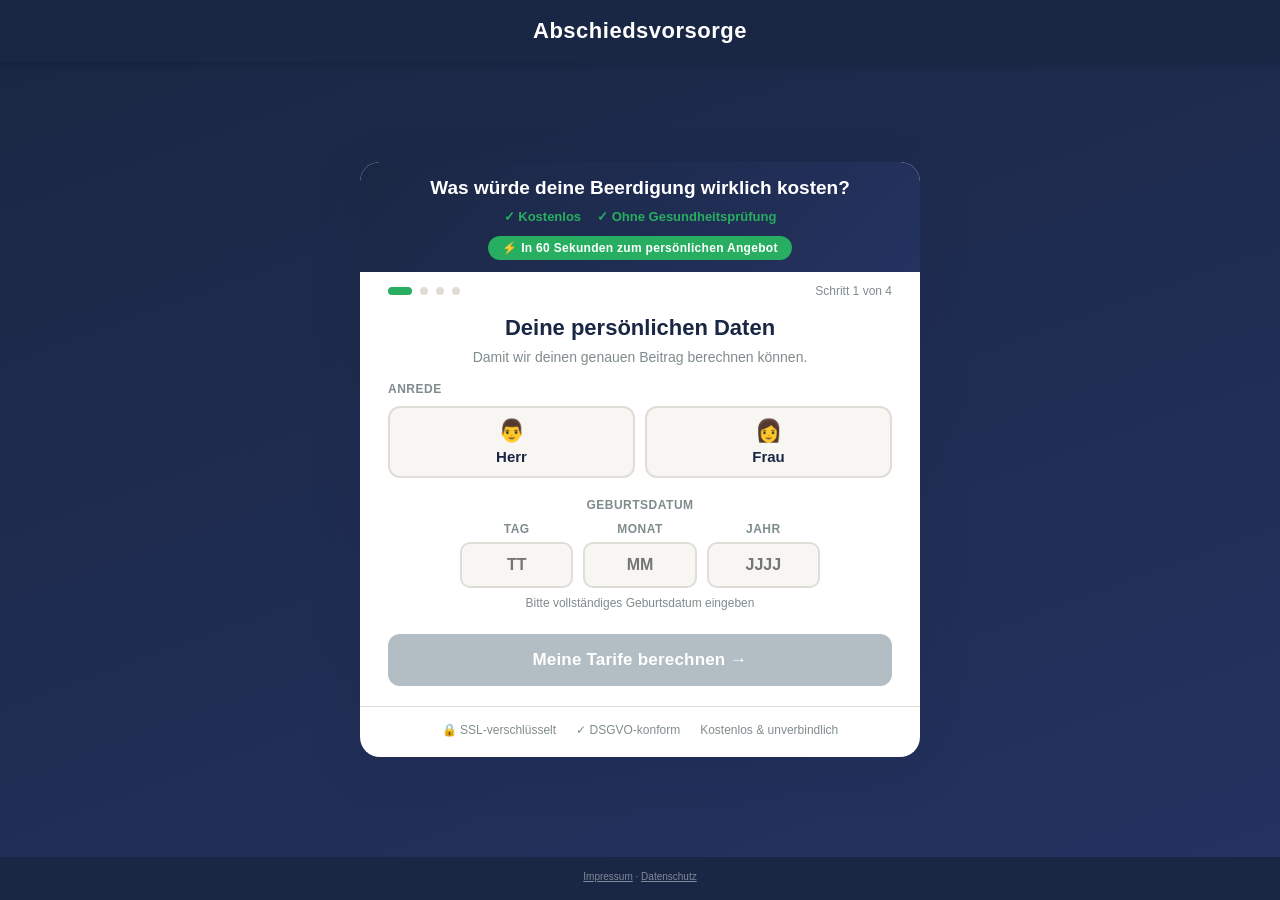
<file: index.html>
<!DOCTYPE html>
<html lang="de">
<head>
<meta charset="UTF-8">
<meta name="viewport" content="width=device-width, initial-scale=1.0">
<title>Abschiedsvorsorge – Jetzt Beitrag berechnen</title>
<link href="https://fonts.googleapis.com/css2?family=Playfair+Display:wght@400;600;700&family=DM+Sans:wght@300;400;500;600&display=swap" rel="stylesheet">
<style>
  :root {
    --navy: #1a2744;
    --navy-light: #243260;
    --green: #27ae60;
    --green-dark: #1e8449;
    --gold: #c9a84c;
    --white: #ffffff;
    --off-white: #f8f6f2;
    --text: #2c3e50;
    --text-muted: #7f8c8d;
    --border: #e0ddd8;
    --shadow: 0 4px 24px rgba(26,39,68,0.10);
    --shadow-lg: 0 12px 48px rgba(26,39,68,0.18);
  }

  * { box-sizing: border-box; margin: 0; padding: 0; }

  html { height: 100%; }

  body {
    font-family: Arial, sans-serif;
    background: var(--navy);
    color: var(--text);
    height: 100%;
    display: flex;
    flex-direction: column;
    overflow: hidden;
  }

  /* ─── HEADER ─── */
  .header {
    background: var(--navy);
    padding: 18px 24px;
    display: flex;
    justify-content: center;
    align-items: center;
    position: sticky;
    top: 0;
    z-index: 100;
    box-shadow: 0 2px 12px rgba(0,0,0,0.2);
  }
  .logo {
    font-family: Arial, sans-serif;
    color: var(--white);
    font-size: 22px;
    font-weight: 700;
    letter-spacing: 0.5px;
  }
  .logo span { color: var(--white); }
  .trust-badge {
    position: absolute;
    right: 24px;
    background: rgba(39,174,96,0.15);
    border: 1px solid rgba(39,174,96,0.4);
    color: #5dbd85;
    font-size: 12px;
    font-weight: 500;
    padding: 5px 12px;
    border-radius: 20px;
    display: flex;
    align-items: center;
    gap: 5px;
  }

  /* ─── HERO ─── */
  .hero {
    background: linear-gradient(160deg, var(--navy) 0%, var(--navy-light) 100%);
    padding: 48px 24px 56px;
    text-align: center;
    position: relative;
    overflow: hidden;
  }
  .hero::before {
    content: '';
    position: absolute;
    top: -80px; right: -80px;
    width: 320px; height: 320px;
    border-radius: 50%;
    background: radial-gradient(circle, rgba(201,168,76,0.08) 0%, transparent 70%);
  }
  .hero-eyebrow {
    font-size: 13px;
    font-weight: 500;
    letter-spacing: 2px;
    text-transform: uppercase;
    color: var(--gold);
    margin-bottom: 16px;
  }
  .hero h1 {
    font-family: Arial, sans-serif;
    color: var(--white);
    font-size: clamp(26px, 5vw, 38px);
    font-weight: 700;
    line-height: 1.25;
    margin-bottom: 14px;
    max-width: 560px;
    margin-left: auto;
    margin-right: auto;
  }
  .hero-sub {
    color: rgba(255,255,255,0.7);
    font-size: 16px;
    font-weight: 300;
    max-width: 440px;
    margin: 0 auto 32px;
    line-height: 1.6;
  }
  .stat-pill {
    display: inline-flex;
    align-items: center;
    gap: 8px;
    background: rgba(255,255,255,0.08);
    border: 1px solid rgba(255,255,255,0.15);
    border-radius: 30px;
    padding: 8px 18px;
    color: rgba(255,255,255,0.85);
    font-size: 14px;
  }
  .stat-pill strong { color: var(--white); }

  /* ─── PAGE BODY ─── */
  .page-body {
    flex: 1;
    background: linear-gradient(160deg, var(--navy) 0%, var(--navy-light) 100%);
    display: flex;
    align-items: center;
    justify-content: center;
    padding: 20px 16px;
    overflow: hidden;
  }

  /* ─── MAIN CARD ─── */
  .main-card {
    max-width: 560px;
    width: 100%;
    margin: 0;
    background: var(--white);
    border-radius: 20px;
    box-shadow: var(--shadow-lg);
    overflow-x: hidden;
    overflow-y: auto;
    max-height: calc(100vh - 96px);
    position: relative;
    z-index: 10;
  }

  /* ─── CARD HERO ─── */
  .card-hero {
    background: linear-gradient(135deg, var(--navy) 0%, var(--navy-light) 100%);
    padding: 14px 28px 12px;
    text-align: center;
  }
  .card-hero-pill {
    display: inline-flex;
    align-items: center;
    gap: 6px;
    background: var(--green);
    color: var(--white);
    font-size: 12px;
    font-weight: 600;
    padding: 5px 14px;
    border-radius: 20px;
    margin-top: 2px;
    letter-spacing: 0.3px;
  }
  .card-hero h2 {
    font-family: Arial, sans-serif;
    color: var(--white);
    font-size: clamp(16px, 4vw, 19px);
    font-weight: 700;
    line-height: 1.3;
    margin-bottom: 8px;
  }
  .card-hero-checks {
    display: flex;
    flex-direction: row;
    justify-content: center;
    gap: 16px;
    margin-top: 6px;
    margin-bottom: 10px;
  }
  .card-hero-checks span {
    color: var(--green);
    font-size: 13px;
    font-weight: 600;
    text-align: center;
  }

  /* ─── STEP INDICATOR ─── */
  .step-indicator {
    display: flex;
    padding: 12px 28px 0;
    gap: 8px;
    align-items: center;
  }
  .step-dot {
    width: 8px; height: 8px;
    border-radius: 50%;
    background: var(--border);
    transition: all 0.3s;
  }
  .step-dot.active { background: var(--green); width: 24px; border-radius: 4px; }
  .step-dot.done { background: var(--green); }
  .step-label {
    margin-left: auto;
    font-size: 12px;
    color: var(--text-muted);
    font-weight: 500;
  }

  /* ─── STEP PANELS ─── */
  .step {
    display: none;
    padding: 16px 28px 20px;
    animation: fadeIn 0.35s ease;
  }
  .step.active { display: block; }

  @keyframes fadeIn {
    from { opacity: 0; transform: translateY(8px); }
    to { opacity: 1; transform: translateY(0); }
  }

  .step-title {
    font-family: Arial, sans-serif;
    font-size: 22px;
    font-weight: 700;
    color: var(--navy);
    margin-bottom: 4px;
    line-height: 1.3;
  }
  .step-desc {
    font-size: 14px;
    color: var(--text-muted);
    margin-bottom: 14px;
    line-height: 1.5;
  }

  /* ─── GENDER SELECTOR ─── */
  .gender-grid {
    display: grid;
    grid-template-columns: 1fr 1fr;
    gap: 10px;
    margin-bottom: 14px;
  }
  .gender-btn {
    border: 2px solid var(--border);
    border-radius: 12px;
    padding: 10px 12px;
    cursor: pointer;
    text-align: center;
    transition: all 0.2s;
    background: var(--off-white);
    font-family: Arial, sans-serif;
  }
  .gender-btn:hover { border-color: var(--navy); background: #f0f2f8; }
  .gender-btn.selected {
    border-color: var(--navy);
    background: #eef0f8;
  }
  .gender-btn .icon { font-size: 22px; display: block; margin-bottom: 4px; }
  .gender-btn .label { font-size: 15px; font-weight: 600; color: var(--navy); }

  /* ─── DATE INPUT ─── */
  .date-row {
    display: grid;
    grid-template-columns: repeat(3, 1fr);
    gap: 10px;
    max-width: 360px;
    margin: 0 auto 8px;
  }
  .input-group { display: flex; flex-direction: column; gap: 6px; }
  .input-group label {
    font-size: 12px;
    font-weight: 600;
    color: var(--text-muted);
    text-transform: uppercase;
    letter-spacing: 0.5px;
    text-align: center;
  }
  .input-group input, .input-group select {
    border: 2px solid var(--border);
    border-radius: 10px;
    padding: 12px 14px;
    font-size: 16px;
    font-family: Arial, sans-serif;
    color: var(--navy);
    font-weight: 600;
    background: var(--off-white);
    transition: border-color 0.2s;
    width: 100%;
    text-align: center;
    -webkit-appearance: none;
  }
  .input-group input:focus, .input-group select:focus {
    outline: none;
    border-color: var(--navy);
    background: var(--white);
  }
  .age-hint {
    font-size: 12px;
    color: var(--text-muted);
    margin-bottom: 20px;
    min-height: 18px;
    text-align: center;
  }
  .age-hint.valid { color: var(--green); font-weight: 500; }
  .age-hint.error { color: #e74c3c; }

  /* ─── BUTTONS ─── */
  .btn-primary {
    width: 100%;
    background: var(--green);
    color: var(--white);
    border: none;
    border-radius: 12px;
    padding: 16px 24px;
    font-size: 17px;
    font-weight: 600;
    font-family: Arial, sans-serif;
    cursor: pointer;
    transition: all 0.2s;
    display: flex;
    align-items: center;
    justify-content: center;
    gap: 8px;
    letter-spacing: 0.2px;
    outline: none;
    text-decoration: none;
  }
  .btn-primary:focus { outline: none; }
  .btn-primary:hover { background: var(--green-dark); transform: translateY(-1px); box-shadow: 0 6px 20px rgba(39,174,96,0.35); }
  .btn-primary:disabled { background: #b2bec3; cursor: not-allowed; transform: none; box-shadow: none; }

  .btn-back {
    background: none;
    border: none;
    color: var(--text-muted);
    font-size: 13px;
    font-family: Arial, sans-serif;
    cursor: pointer;
    padding: 8px 0;
    display: flex;
    align-items: center;
    gap: 4px;
    margin-top: 12px;
  }
  .btn-back:hover { color: var(--navy); }

  /* ─── LOADER ─── */
  .loader-wrap {
    text-align: center;
    padding: 20px 0 8px;
  }
  .loader-dots {
    display: flex;
    justify-content: center;
    gap: 8px;
    margin-bottom: 16px;
  }
  .loader-dots span {
    width: 10px; height: 10px;
    border-radius: 50%;
    background: var(--navy);
    animation: bounce 1.2s infinite;
  }
  .loader-dots span:nth-child(2) { animation-delay: 0.2s; background: var(--gold); }
  .loader-dots span:nth-child(3) { animation-delay: 0.4s; background: var(--green); }
  @keyframes bounce {
    0%, 60%, 100% { transform: translateY(0); opacity: 0.4; }
    30% { transform: translateY(-10px); opacity: 1; }
  }
  .loader-text { color: var(--text-muted); font-size: 15px; }
  .loader-text strong { color: var(--navy); }

  /* ─── TARIF CARDS ─── */
  .tarif-intro {
    font-size: 12px;
    color: var(--text-muted);
    margin-bottom: 14px;
    padding: 8px 12px;
    background: var(--off-white);
    border-radius: 8px;
    line-height: 1.5;
    text-align: center;
  }
  .tarif-intro strong { color: var(--navy); }

  .tarif-grid {
    display: grid;
    grid-template-columns: repeat(3, 1fr);
    gap: 8px;
    margin-bottom: 14px;
  }
  .tarif-card {
    border: 2px solid var(--border);
    border-radius: 12px;
    padding: 12px 10px;
    cursor: pointer;
    transition: all 0.2s;
    position: relative;
    background: var(--white);
    text-align: center;
  }
  .tarif-card:hover { border-color: var(--navy); transform: translateY(-2px); box-shadow: var(--shadow); }
  .tarif-card.recommended {
    border-color: var(--green);
    background: linear-gradient(135deg, #f0faf4 0%, #ffffff 100%);
  }
  .recommended-badge {
    position: absolute;
    top: -10px; left: 50%; transform: translateX(-50%);
    background: var(--green);
    color: var(--white);
    font-size: 9px;
    font-weight: 700;
    padding: 2px 10px;
    border-radius: 20px;
    letter-spacing: 0.5px;
    text-transform: uppercase;
    white-space: nowrap;
  }
  .tarif-name {
    font-size: 13px;
    font-weight: 700;
    color: var(--navy);
    margin-bottom: 6px;
    margin-top: 4px;
  }
  .tarif-mid-row {
    display: flex;
    justify-content: space-between;
    align-items: center;
    gap: 4px;
    padding: 6px 0;
    border-top: 1px solid var(--border);
    border-bottom: 1px solid var(--border);
    margin-bottom: 8px;
  }
  .tarif-vs-block { text-align: left; }
  .tarif-vs-amount {
    font-family: Arial, sans-serif;
    font-size: 17px;
    font-weight: 700;
    color: var(--navy);
    line-height: 1.1;
  }
  .tarif-vs-label {
    font-size: 8px;
    color: var(--text-muted);
    text-transform: uppercase;
    letter-spacing: 0.3px;
  }
  .tarif-price-block { text-align: right; }
  .tarif-price-row {
    display: flex;
    align-items: baseline;
    justify-content: flex-end;
    gap: 2px;
  }
  .tarif-ab { font-size: 9px; color: var(--text-muted); }
  .tarif-price { font-size: 17px; font-weight: 700; color: var(--navy); font-family: Arial, sans-serif; }
  .tarif-price-unit { font-size: 9px; color: var(--text-muted); display: block; }
  .tarif-features {
    display: grid;
    grid-template-columns: 1fr 1fr;
    gap: 3px 4px;
    margin-bottom: 10px;
    text-align: left;
  }
  .tarif-feature {
    font-size: 10px;
    color: var(--green);
    font-weight: 600;
    display: flex;
    align-items: center;
    gap: 3px;
  }
  .tarif-select-btn {
    width: 100%;
    padding: 8px 4px;
    border-radius: 8px;
    font-size: 11px;
    font-weight: 600;
    font-family: Arial, sans-serif;
    cursor: pointer;
    border: 2px solid var(--border);
    background: var(--off-white);
    color: var(--navy);
    transition: all 0.2s;
  }
  .tarif-card.recommended .tarif-select-btn {
    background: var(--green);
    border-color: var(--green);
    color: var(--white);
  }
  .tarif-card:hover .tarif-select-btn,
  .tarif-select-btn:hover {
    background: var(--navy);
    border-color: var(--navy);
    color: var(--white);
  }

  /* ─── CONTACT FORM ─── */
  .selected-tarif-bar {
    background: linear-gradient(135deg, var(--navy) 0%, var(--navy-light) 100%);
    border-radius: 12px;
    padding: 14px 18px;
    margin-bottom: 20px;
    display: flex;
    justify-content: space-between;
    align-items: center;
  }
  .selected-tarif-bar .label { color: rgba(255,255,255,0.7); font-size: 12px; }
  .selected-tarif-bar .value { color: var(--white); font-size: 15px; font-weight: 700; }
  .selected-tarif-bar .price { color: var(--white); font-size: 18px; font-weight: 700; font-family: Arial, sans-serif; }

  .form-grid {
    display: grid;
    grid-template-columns: 1fr 1fr;
    gap: 12px;
    margin-bottom: 12px;
  }
  .form-grid.full { grid-template-columns: 1fr; }
  .form-field { display: flex; flex-direction: column; gap: 6px; }
  .form-field label {
    font-size: 12px;
    font-weight: 600;
    color: var(--text-muted);
    text-transform: uppercase;
    letter-spacing: 0.5px;
  }
  .form-field input, .form-field select {
    border: 2px solid var(--border);
    border-radius: 10px;
    padding: 13px 14px;
    font-size: 15px;
    font-family: Arial, sans-serif;
    color: var(--navy);
    background: var(--off-white);
    transition: border-color 0.2s;
    -webkit-appearance: none;
  }
  .form-field input:focus, .form-field select:focus {
    outline: none;
    border-color: var(--green);
    background: var(--white);
  }

  .consent-text {
    font-size: 12px;
    color: var(--text-muted);
    line-height: 1.4;
    margin: 8px 0;
    padding: 8px 12px;
    background: var(--off-white);
    border-radius: 8px;
  }

  /* ─── OTP ─── */
  .otp-info {
    text-align: center;
    padding: 8px 0 20px;
  }
  .otp-icon { font-size: 48px; margin-bottom: 12px; }
  .otp-info h3 {
    font-family: Arial, sans-serif;
    font-size: 20px;
    color: var(--navy);
    margin-bottom: 8px;
  }
  .otp-info p {
    font-size: 14px;
    color: var(--text-muted);
    line-height: 1.6;
    margin-bottom: 4px;
  }
  .otp-phone { font-weight: 700; color: var(--navy); }
  .otp-input-row {
    display: flex;
    gap: 10px;
    justify-content: center;
    margin: 24px 0;
  }
  .otp-digit {
    width: 50px; height: 58px;
    border: 2px solid var(--border);
    border-radius: 12px;
    font-size: 24px;
    font-weight: 700;
    text-align: center;
    font-family: Arial, sans-serif;
    color: var(--navy);
    background: var(--off-white);
    transition: border-color 0.2s;
  }
  .otp-digit:focus { outline: none; border-color: var(--green); background: var(--white); }
  .otp-resend {
    text-align: center;
    font-size: 13px;
    color: var(--text-muted);
    margin-bottom: 8px;
  }
  .otp-resend button {
    background: none;
    border: none;
    color: var(--navy);
    font-weight: 600;
    cursor: pointer;
    font-family: Arial, sans-serif;
    font-size: 13px;
    text-decoration: underline;
  }

  /* ─── SUCCESS ─── */
  .success-wrap {
    text-align: center;
    padding: 8px 0 16px;
  }
  .success-icon {
    width: 72px; height: 72px;
    background: linear-gradient(135deg, var(--green) 0%, #2ecc71 100%);
    border-radius: 50%;
    display: flex;
    align-items: center;
    justify-content: center;
    font-size: 32px;
    margin: 0 auto 20px;
    box-shadow: 0 8px 24px rgba(39,174,96,0.3);
  }
  .success-wrap h3 {
    font-family: Arial, sans-serif;
    font-size: 24px;
    color: var(--navy);
    margin-bottom: 10px;
  }
  .success-wrap p {
    font-size: 15px;
    color: var(--text-muted);
    line-height: 1.6;
    margin-bottom: 8px;
    max-width: 320px;
    margin-left: auto;
    margin-right: auto;
  }
  .success-steps {
    background: var(--off-white);
    border-radius: 12px;
    padding: 16px 20px;
    margin: 20px 0;
    text-align: left;
  }
  .success-step {
    display: flex;
    align-items: flex-start;
    gap: 12px;
    padding: 8px 0;
    font-size: 14px;
    color: var(--text);
    text-align: center;
  }
  .success-step div:last-child { text-align: center; }
  .success-step:not(:last-child) { border-bottom: 1px solid var(--border); }
  .success-step-num {
    width: 24px; height: 24px;
    background: var(--navy);
    color: var(--white);
    border-radius: 50%;
    display: flex;
    align-items: center;
    justify-content: center;
    font-size: 12px;
    font-weight: 700;
    flex-shrink: 0;
    margin-top: 1px;
  }

  /* ─── TRUST FOOTER ─── */
  .trust-footer {
    padding: 16px 28px 20px;
    display: flex;
    justify-content: center;
    gap: 20px;
    flex-wrap: wrap;
    border-top: 1px solid var(--border);
  }
  .trust-item {
    display: flex;
    align-items: center;
    gap: 5px;
    font-size: 12px;
    color: var(--text-muted);
  }

  /* ─── BOTTOM INFO ─── */
  .bottom-info {
    max-width: 560px;
    margin: 24px auto 0;
    padding: 0 16px 40px;
  }
  .bottom-info p {
    font-size: 11px;
    color: var(--text-muted);
    text-align: center;
    line-height: 1.7;
  }

  /* ─── MOBILE ─── */
  @media (max-width: 600px) {
    .page-body { padding: 12px; align-items: flex-start; padding-top: 16px; }
    .main-card { border-radius: 16px; max-height: calc(100vh - 80px); }
    .step { padding: 22px 20px 26px; }
    .trust-badge { display: none; }
    .date-row { max-width: 100%; }
    .tarif-grid { grid-template-columns: 1fr; }
    .tarif-vs-amount { font-size: 20px; }
  }
</style>
</head>
<body>

<header class="header">
  <div class="logo">Abschiedsvorsorge</div>
</header>

<div class="page-body">
<div class="main-card">

  <div class="card-hero">
    <h2>Was würde deine Beerdigung wirklich kosten?</h2>
    <div class="card-hero-checks">
      <span>✓ Kostenlos</span>
      <span>✓ Ohne Gesundheitsprüfung</span>
    </div>
    <div class="card-hero-pill">⚡ In 60 Sekunden zum persönlichen Angebot</div>
  </div>

  <div class="step-indicator" id="stepIndicator">
    <div class="step-dot active" id="dot1"></div>
    <div class="step-dot" id="dot2"></div>
    <div class="step-dot" id="dot3"></div>
    <div class="step-dot" id="dot4"></div>
    <span class="step-label" id="stepLabel">Schritt 1 von 4</span>
  </div>

  <!-- STEP 1: Geschlecht + Geburtsdatum -->
  <div class="step active" id="step1">
    <div class="step-title" style="text-align:center">Deine persönlichen Daten</div>
    <p class="step-desc" style="text-align:center">Damit wir deinen genauen Beitrag berechnen können.</p>

    <div style="margin-bottom:20px">
      <div style="font-size:12px;font-weight:600;color:var(--text-muted);text-transform:uppercase;letter-spacing:0.5px;margin-bottom:10px">Anrede</div>
      <div class="gender-grid">
        <div class="gender-btn" id="btn-herr" onclick="selectGender('Herr')">
          <span class="icon">👨</span>
          <span class="label">Herr</span>
        </div>
        <div class="gender-btn" id="btn-frau" onclick="selectGender('Frau')">
          <span class="icon">👩</span>
          <span class="label">Frau</span>
        </div>
      </div>
    </div>

    <div style="font-size:12px;font-weight:600;color:var(--text-muted);text-transform:uppercase;letter-spacing:0.5px;margin-bottom:10px;text-align:center">Geburtsdatum</div>
    <div class="date-row">
      <div class="input-group">
        <label>Tag</label>
        <input type="text" inputmode="numeric" pattern="[0-9]*" id="bday" maxlength="2" placeholder="TT" oninput="dayInput(this)">
      </div>
      <div class="input-group">
        <label>Monat</label>
        <input type="text" inputmode="numeric" pattern="[0-9]*" id="bmonth" maxlength="2" placeholder="MM" oninput="monthInput(this)">
      </div>
      <div class="input-group">
        <label>Jahr</label>
        <input type="text" inputmode="numeric" pattern="[0-9]*" id="byear" maxlength="4" placeholder="JJJJ" oninput="validateDate()">
      </div>
    </div>
    <div class="age-hint" id="ageHint">Bitte vollständiges Geburtsdatum eingeben</div>

    <button class="btn-primary" id="btnStep1" onclick="goToLoader()" disabled>
      Meine Tarife berechnen →
    </button>
  </div>

  <!-- STEP 2: Loader -->
  <div class="step" id="step2">
    <div class="loader-wrap">
      <div class="loader-dots">
        <span></span><span></span><span></span>
      </div>
      <p class="loader-text" id="loaderText">Wir suchen die <strong>besten Tarife</strong> für dein Alter…</p>
    </div>
  </div>

  <!-- STEP 3: Tarifsauswahl -->
  <div class="step" id="step3">
    <div class="step-title">Deine persönlichen Tarife</div>
    <div class="tarif-intro" id="tarifIntro">Berechnet für <strong id="namePreview"></strong></div>

    <div class="tarif-grid" id="tarifGrid"></div>

    <button class="btn-back" onclick="goBack(1)">← Zurück</button>
  </div>

  <!-- STEP 4: Kontaktdaten -->
  <div class="step" id="step4">
    <div class="step-title">Dein Angebot anfordern</div>

    <div class="selected-tarif-bar" id="selectedTarifBar"></div>

    <div class="form-grid full" style="margin-bottom:12px">
      <div class="form-field">
        <label>Vorname</label>
        <input type="text" id="fname" placeholder="Max" oninput="validateContact()">
      </div>
    </div>
    <div class="form-grid full" style="margin-bottom:12px">
      <div class="form-field">
        <label>Nachname</label>
        <input type="text" id="lname" placeholder="Mustermann" oninput="validateContact()">
      </div>
    </div>
    <div class="form-grid full" style="margin-bottom:12px">
      <div class="form-field">
        <label>Telefonnummer</label>
        <input type="tel" id="phone" placeholder="+49 170 123456" oninput="validateContact()">
      </div>
    </div>
    <div class="form-grid full" style="margin-bottom:8px">
      <div class="form-field">
        <label>E-Mail-Adresse</label>
        <input type="email" id="email" placeholder="max@beispiel.de" oninput="validateContact()">
      </div>
    </div>

    <div class="consent-text">
      Mit dem Absenden stimmst du zu, dass ein Berater der Abschiedsvorsorge dein persönliches Angebot für dich erstellt und dir zuschickt.
    </div>

    <button class="btn-primary" id="btnStep4" onclick="submitLead()" disabled>
      Angebot anfordern →
    </button>

    <button class="btn-back" onclick="goBack(3)">← Zurück</button>
  </div>

  <!-- STEP 5: OTP -->
  <div class="step" id="step5">
    <div class="otp-info">
      <div class="otp-icon">💬</div>
      <h3>Kurz bestätigen</h3>
      <p>Wir haben dir einen 6-stelligen Code per WhatsApp an</p>
      <p class="otp-phone" id="otpPhone"></p>
      <p>geschickt. Bitte gib ihn hier ein:</p>
    </div>

    <div class="otp-input-row">
      <input class="otp-digit" type="number" maxlength="1" id="otp1" oninput="otpInput(this,1)" onkeydown="otpKey(this,1)">
      <input class="otp-digit" type="number" maxlength="1" id="otp2" oninput="otpInput(this,2)" onkeydown="otpKey(this,2)">
      <input class="otp-digit" type="number" maxlength="1" id="otp3" oninput="otpInput(this,3)" onkeydown="otpKey(this,3)">
      <input class="otp-digit" type="number" maxlength="1" id="otp4" oninput="otpInput(this,4)" onkeydown="otpKey(this,4)">
      <input class="otp-digit" type="number" maxlength="1" id="otp5" oninput="otpInput(this,5)" onkeydown="otpKey(this,5)">
      <input class="otp-digit" type="number" maxlength="1" id="otp6" oninput="otpInput(this,6)" onkeydown="otpKey(this,6)">
    </div>

    <div class="otp-resend">Keinen Code erhalten? <button onclick="alert('Code wurde erneut gesendet.')">Erneut senden</button></div>

    <button class="btn-primary" id="btnOTP" onclick="verifyOTP()" disabled>
      Code bestätigen →
    </button>

    <button class="btn-back" onclick="goBack(4)">← Zurück</button>
  </div>

  <!-- STEP 6: Erfolg -->
  <div class="step" id="step6">
    <div class="success-wrap">
      <div class="success-icon">✓</div>
      <h3>Vielen Dank!</h3>
      <p>Deine Anfrage ist eingegangen.</p>

      <div class="success-steps">
        <div class="success-step">
          <div class="success-step-num">1</div>
          <div>Du erhältst jetzt deine Bestätigung per WhatsApp oder Mail.</div>
        </div>
        <div class="success-step">
          <div class="success-step-num">2</div>
          <div>Dein persönliches Angebot wird für dich erstellt.</div>
        </div>
        <div class="success-step">
          <div class="success-step-num">3</div>
          <div>Ein Berater der Abschiedsvorsorge steht jederzeit für dich zur Verfügung.</div>
        </div>
      </div>

      <p style="font-size:13px">Bei Fragen erreichst du uns unter<br><strong style="color:var(--navy)">02181-68717</strong></p>
    </div>
  </div>

  <div class="trust-footer">
    <div class="trust-item">🔒 SSL-verschlüsselt</div>
    <div class="trust-item">✓ DSGVO-konform</div>
    <div class="trust-item">Kostenlos & unverbindlich</div>
  </div>

</div>
</div>

<div style="text-align:center;padding:10px 16px 14px;font-size:10px;color:rgba(255,255,255,0.45);line-height:1.9;">
<div>
    <a href="#" style="color:rgba(255,255,255,0.45)">Impressum</a> ·
    <a href="#" style="color:rgba(255,255,255,0.45)">Datenschutz</a>
  </div>
</div>

<script>
// ─── BEITRAGSTABELLE (intern, Stand 01.01.2025) ───
const TARIFE = {"40":{"basis":12.68,"komfort":18.08,"premium":23.49},"41":{"basis":13.06,"komfort":18.65,"premium":24.24},"42":{"basis":13.45,"komfort":19.24,"premium":25.03},"43":{"basis":13.87,"komfort":19.87,"premium":25.87},"44":{"basis":14.31,"komfort":20.53,"premium":26.75},"45":{"basis":14.78,"komfort":21.23,"premium":27.69},"46":{"basis":15.27,"komfort":21.97,"premium":28.67},"47":{"basis":15.8,"komfort":22.76,"premium":29.72},"48":{"basis":16.34,"komfort":23.57,"premium":30.8},"49":{"basis":16.91,"komfort":24.42,"premium":31.94},"50":{"basis":17.5,"komfort":25.31,"premium":33.12},"51":{"basis":18.12,"komfort":26.25,"premium":34.37},"52":{"basis":18.78,"komfort":27.24,"premium":35.69},"53":{"basis":19.48,"komfort":28.29,"premium":37.09},"54":{"basis":20.23,"komfort":29.4,"premium":38.58},"55":{"basis":21.02,"komfort":30.59,"premium":40.17},"56":{"basis":21.86,"komfort":31.86,"premium":41.85},"57":{"basis":22.76,"komfort":33.2,"premium":43.64},"58":{"basis":23.71,"komfort":34.62,"premium":45.54},"59":{"basis":24.72,"komfort":36.14,"premium":47.55},"60":{"basis":25.79,"komfort":37.74,"premium":49.69},"61":{"basis":26.92,"komfort":39.43,"premium":51.95},"62":{"basis":28.11,"komfort":41.23,"premium":54.34},"63":{"basis":29.38,"komfort":43.13,"premium":56.87},"64":{"basis":30.73,"komfort":45.16,"premium":59.58},"65":{"basis":32.18,"komfort":47.33,"premium":62.48},"66":{"basis":33.74,"komfort":49.67,"premium":65.59},"67":{"basis":35.43,"komfort":52.2,"premium":68.97},"68":{"basis":37.28,"komfort":54.96,"premium":72.65},"69":{"basis":39.3,"komfort":58.0,"premium":76.7},"70":{"basis":41.53,"komfort":61.34,"premium":81.16},"71":{"basis":44.0,"komfort":65.05,"premium":86.1},"72":{"basis":46.77,"komfort":69.21,"premium":91.64},"73":{"basis":49.9,"komfort":73.89,"premium":97.88},"74":{"basis":53.47,"komfort":79.24,"premium":105.02},"75":{"basis":57.61,"komfort":85.46,"premium":113.3},"76":{"basis":62.5,"komfort":92.79,"premium":123.07},"77":{"basis":68.41,"komfort":101.65,"premium":134.88},"78":{"basis":75.76,"komfort":112.66,"premium":149.56},"79":{"basis":85.3,"komfort":126.95,"premium":168.61},"80":{"basis":98.45,"komfort":146.66,"premium":194.87}};

// ─── STATE ───
let state = {
  anrede: null,
  geburtsdatum: null,
  alter: null,
  selectedTarif: null,
  selectedTarifName: null,
  selectedVS: null,
  selectedPrice: null,
};

// ─── SCHRITT 1: Geschlecht ───
function dayInput(el) {
  el.value = el.value.replace(/[^0-9]/g, '').slice(0, 2);
  if (el.value.length === 2) document.getElementById('bmonth').focus();
  validateDate();
}
function monthInput(el) {
  el.value = el.value.replace(/[^0-9]/g, '').slice(0, 2);
  if (el.value.length === 2) document.getElementById('byear').focus();
  validateDate();
}

function selectGender(val) {
  state.anrede = val;
  document.getElementById('btn-herr').classList.toggle('selected', val === 'Herr');
  document.getElementById('btn-frau').classList.toggle('selected', val === 'Frau');
  validateDate();
}

function calcAge(day, month, year) {
  const today = new Date();
  const birth = new Date(year, month - 1, day);
  let age = today.getFullYear() - birth.getFullYear();
  const m = today.getMonth() - birth.getMonth();
  if (m < 0 || (m === 0 && today.getDate() < birth.getDate())) age--;
  return age;
}

function validateDate() {
  const d = parseInt(document.getElementById('bday').value);
  const m = parseInt(document.getElementById('bmonth').value);
  const y = parseInt(document.getElementById('byear').value);
  const hint = document.getElementById('ageHint');
  const btn = document.getElementById('btnStep1');

  if (!d || !m || !y || y.toString().length < 4) {
    hint.textContent = 'Bitte vollständiges Geburtsdatum eingeben';
    hint.className = 'age-hint';
    btn.disabled = true;
    return;
  }
  const age = calcAge(d, m, y);
  if (age < 40 || age > 80) {
    hint.textContent = `Alter ${age} Jahre — Versicherung ist für 40–80 Jahre verfügbar`;
    hint.className = 'age-hint error';
    btn.disabled = true;
    return;
  }
  if (!state.anrede) {
    hint.textContent = `Alter: ${age} Jahre — bitte noch Anrede wählen`;
    hint.className = 'age-hint';
    btn.disabled = true;
    return;
  }
  state.alter = age;
  state.geburtsdatum = `${String(d).padStart(2,'0')}.${String(m).padStart(2,'0')}.${y}`;
  hint.textContent = `✓ Alter: ${age} Jahre — Tarife verfügbar`;
  hint.className = 'age-hint valid';
  btn.disabled = false;
}

// ─── LOADER ───
function goToLoader() {
  showStep(2);
  const msgs = [
    'Wir suchen die <strong>besten Tarife</strong> für dein Alter…',
    'Berechnung mit <strong>aktuellen aktuellen Tarifen</strong>…',
    'Fast fertig — <strong>deine Tarife sind gleich bereit</strong>…'
  ];
  let i = 0;
  const lt = document.getElementById('loaderText');
  const interval = setInterval(() => {
    i++;
    if (i < msgs.length) lt.innerHTML = msgs[i];
  }, 800);
  setTimeout(() => {
    clearInterval(interval);
    buildTarifCards();
    showStep(3);
  }, 2200);
}

// ─── TARIF KARTEN ───
function buildTarifCards() {
  const t = TARIFE[state.alter];
  document.getElementById('namePreview').textContent = `dich — geboren am ${state.geburtsdatum}`;

  const tarife = [
    {
      id: 'basis',
      name: 'Basis',
      vs: '5.000 €',
      price: t.basis,
      features: ['Bestattungskosten', 'Bestattung'],
      recommended: false,
    },
    {
      id: 'komfort',
      name: 'Komfort',
      vs: '7.500 €',
      price: t.komfort,
      features: ['Bestattungskosten', 'Trauerfeier', 'Grabstein'],
      recommended: true,
    },
    {
      id: 'premium',
      name: 'Premium',
      vs: '10.000 €',
      price: t.premium,
      features: ['Bestattungskosten', 'Trauerfeier', 'Grabstein', 'Dauergrabpflege', 'Alle Extras'],
      recommended: false,
    }
  ];

  const grid = document.getElementById('tarifGrid');
  grid.innerHTML = '';
  tarife.forEach(tarif => {
    const featureHTML = tarif.features.map(f =>
      `<span class="tarif-feature">✓ ${f}</span>`
    ).join('');

    grid.innerHTML += `
      <div class="tarif-card ${tarif.recommended ? 'recommended' : ''}" id="tarif-${tarif.id}">
        ${tarif.recommended ? '<div class="recommended-badge">⭐ Meist gewählt</div>' : ''}
        <div class="tarif-name">${tarif.name}</div>
        <div class="tarif-mid-row">
          <div class="tarif-vs-block">
            <div class="tarif-vs-amount">${tarif.vs}</div>
            <div class="tarif-vs-label">Versicherungssumme</div>
          </div>
          <div class="tarif-price-block">
            <div class="tarif-price-row">
              <span class="tarif-ab">ab</span>
              <span class="tarif-price">${tarif.price.toFixed(2).replace('.',',')} €</span>
            </div>
            <span class="tarif-price-unit">/Monat</span>
          </div>
        </div>
        <div class="tarif-features">${featureHTML}</div>
        <button class="tarif-select-btn" onclick="selectTarif('${tarif.id}','${tarif.name}','${tarif.vs}',${tarif.price})">
          Wählen →
        </button>
      </div>
    `;
  });
}

function selectTarif(id, name, vs, price) {
  state.selectedTarif = id;
  state.selectedTarifName = name;
  state.selectedVS = vs;
  state.selectedPrice = price;

  document.getElementById('selectedTarifBar').innerHTML = `
    <div>
      <div class="label">Gewählter Tarif</div>
      <div class="value">${name} · ${vs}</div>
    </div>
    <div class="price">${price.toFixed(2).replace('.',',')} €/Mo</div>
  `;

  showStep(4);
}

// ─── KONTAKT ───
function validateContact() {
  const fn = document.getElementById('fname').value.trim();
  const ln = document.getElementById('lname').value.trim();
  const ph = document.getElementById('phone').value.trim();
  const em = document.getElementById('email').value.trim();
  const btn = document.getElementById('btnStep4');
  btn.disabled = !(fn && ln && ph.length >= 10 && em.includes('@'));
}

function goToOTP() {
  const phone = document.getElementById('phone').value.trim();
  document.getElementById('otpPhone').textContent = phone;
  showStep(5);
  document.getElementById('otp1').focus();
}

// ─── OTP ───
function otpInput(el, idx) {
  const val = el.value.toString();
  if (val.length > 1) el.value = val.slice(-1);
  if (el.value && idx < 6) document.getElementById('otp' + (idx+1)).focus();
  checkOTPComplete();
}
function otpKey(el, idx) {
  if (event.key === 'Backspace' && !el.value && idx > 1) {
    document.getElementById('otp' + (idx-1)).focus();
  }
}
function checkOTPComplete() {
  let full = true;
  for (let i = 1; i <= 6; i++) {
    if (!document.getElementById('otp'+i).value) { full = false; break; }
  }
  document.getElementById('btnOTP').disabled = !full;
}

function verifyOTP() {
  // In Produktion: Make-Webhook aufrufen für echte OTP-Verifizierung
  // Demo: direkt weiter
  submitLead();
}

function submitLead() {
  // Lead-Daten sammeln
  const leadData = {
    anrede: state.anrede,
    vorname: document.getElementById('fname').value.trim(),
    nachname: document.getElementById('lname').value.trim(),
    geburtsdatum: state.geburtsdatum,
    alter: state.alter,
    telefon: document.getElementById('phone').value.trim(),
    email: document.getElementById('email').value.trim(),
    tarif: state.selectedTarifName,
    versicherungssumme: state.selectedVS,
    monatsbeitrag: state.selectedPrice,
    quelle: 'Abschiedsvorsorge Funnel',
    timestamp: new Date().toISOString(),
  };

  console.log('Lead:', leadData);

  // TODO: Webhook an Make.com senden
  // fetch('https://hook.eu1.make.com/DEIN_WEBHOOK', {
  //   method: 'POST',
  //   headers: {'Content-Type': 'application/json'},
  //   body: JSON.stringify(leadData)
  // });

  showStep(6);
}

// ─── STEP NAVIGATION ───
function showStep(n) {
  for (let i = 1; i <= 6; i++) {
    const s = document.getElementById('step'+i);
    s.classList.toggle('active', i === n);
  }
  document.querySelector('.card-hero').style.display = n === 1 ? 'block' : 'none';

  const stepMap = {1:1, 2:2, 3:2, 4:3, 5:4, 6:4};
  const cur = stepMap[n] || n;
  for (let i = 1; i <= 4; i++) {
    const dot = document.getElementById('dot'+i);
    dot.className = 'step-dot' + (i < cur ? ' done' : i === cur ? ' active' : '');
  }
  const labels = {1:'Schritt 1 von 4', 2:'Berechne…', 3:'Schritt 2 von 4', 4:'Schritt 3 von 4', 5:'Schritt 4 von 4', 6:'Fertig!'};
  document.getElementById('stepLabel').textContent = labels[n] || '';

  document.querySelector('.main-card').scrollTop = 0;
  localStorage.setItem('devStep', n);
}

function goBack(toStep) { showStep(toStep); }

const savedStep = parseInt(localStorage.getItem('devStep'));
if (savedStep && savedStep > 1) showStep(savedStep);
</script>

</body>
</html>
</file>
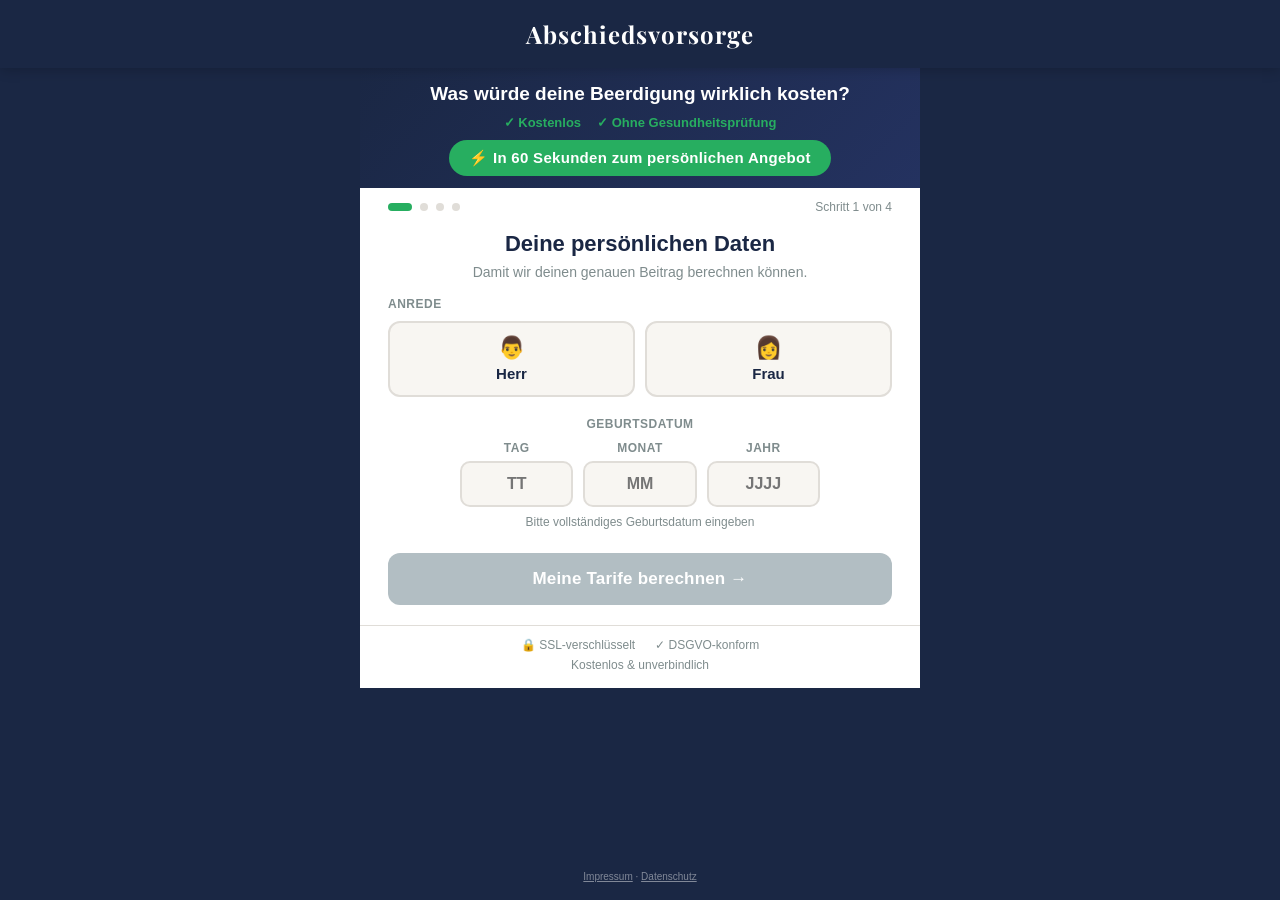
<file: funnel/index.html>
<!DOCTYPE html>
<html lang="de">
<head>
<meta charset="UTF-8">
<meta name="viewport" content="width=device-width, initial-scale=1.0, viewport-fit=cover">
<title>Abschiedsvorsorge – Jetzt Beitrag berechnen</title>
<link href="https://fonts.googleapis.com/css2?family=Playfair+Display:wght@400;600;700&family=DM+Sans:wght@300;400;500;600&display=swap" rel="stylesheet">
<style>
  :root {
    --navy: #1a2744;
    --navy-light: #243260;
    --green: #27ae60;
    --green-dark: #1e8449;
    --gold: #c9a84c;
    --white: #ffffff;
    --off-white: #f8f6f2;
    --text: #2c3e50;
    --text-muted: #7f8c8d;
    --border: #e0ddd8;
    --shadow: 0 4px 24px rgba(26,39,68,0.10);
    --shadow-lg: 0 12px 48px rgba(26,39,68,0.18);
  }

  * { box-sizing: border-box; margin: 0; padding: 0; }

  html { height: 100%; }

  body {
    font-family: Arial, sans-serif;
    background: var(--navy);
    color: var(--text);
    min-height: 100dvh;
    display: flex;
    flex-direction: column;
    overflow: hidden;
    padding-bottom: env(safe-area-inset-bottom);
  }

  /* ─── HEADER ─── */
  .header {
    background: var(--navy);
    padding: 18px 24px;
    display: flex;
    justify-content: center;
    align-items: center;
    position: sticky;
    top: 0;
    z-index: 100;
    box-shadow: 0 2px 12px rgba(0,0,0,0.2);
  }
  .logo {
    font-family: 'Playfair Display', serif;
    color: var(--white);
    font-size: 24px;
    font-weight: 700;
    letter-spacing: 1px;
  }
  .logo span { color: var(--white); }
  .trust-badge {
    position: absolute;
    right: 24px;
    background: rgba(39,174,96,0.15);
    border: 1px solid rgba(39,174,96,0.4);
    color: #5dbd85;
    font-size: 12px;
    font-weight: 500;
    padding: 5px 12px;
    border-radius: 20px;
    display: flex;
    align-items: center;
    gap: 5px;
  }

  /* ─── HERO ─── */
  .hero {
    background: linear-gradient(160deg, var(--navy) 0%, var(--navy-light) 100%);
    padding: 48px 24px 56px;
    text-align: center;
    position: relative;
    overflow: hidden;
  }
  .hero::before {
    content: '';
    position: absolute;
    top: -80px; right: -80px;
    width: 320px; height: 320px;
    border-radius: 50%;
    background: radial-gradient(circle, rgba(201,168,76,0.08) 0%, transparent 70%);
  }
  .hero-eyebrow {
    font-size: 13px;
    font-weight: 500;
    letter-spacing: 2px;
    text-transform: uppercase;
    color: var(--gold);
    margin-bottom: 16px;
  }
  .hero h1 {
    font-family: Arial, sans-serif;
    color: var(--white);
    font-size: clamp(26px, 5vw, 38px);
    font-weight: 700;
    line-height: 1.25;
    margin-bottom: 14px;
    max-width: 560px;
    margin-left: auto;
    margin-right: auto;
  }
  .hero-sub {
    color: rgba(255,255,255,0.7);
    font-size: 16px;
    font-weight: 300;
    max-width: 440px;
    margin: 0 auto 32px;
    line-height: 1.6;
  }
  .stat-pill {
    display: inline-flex;
    align-items: center;
    gap: 8px;
    background: rgba(255,255,255,0.08);
    border: 1px solid rgba(255,255,255,0.15);
    border-radius: 30px;
    padding: 8px 18px;
    color: rgba(255,255,255,0.85);
    font-size: 14px;
  }
  .stat-pill strong { color: var(--white); }

  /* ─── PAGE BODY ─── */
  .page-body {
    flex: 1;
    display: flex;
    align-items: flex-start;
    justify-content: center;
    overflow-y: auto;
    overflow-x: hidden;
  }

  /* ─── MAIN CARD ─── */
  .main-card {
    max-width: 560px;
    width: 100%;
    margin: 0;
    background: var(--white);
    border-radius: 0;
    overflow-x: hidden;
    overflow-y: auto;
    position: relative;
    z-index: 10;
  }

  /* ─── CARD HERO ─── */
  .card-hero {
    background: linear-gradient(135deg, var(--navy) 0%, var(--navy-light) 100%);
    padding: 14px 28px 12px;
    text-align: center;
  }
  .card-hero-pill {
    display: flex;
    align-items: center;
    justify-content: center;
    gap: 6px;
    background: var(--green);
    color: var(--white);
    font-size: 15px;
    font-weight: 600;
    padding: 9px 20px;
    border-radius: 20px;
    margin: 8px auto 0;
    letter-spacing: 0.3px;
    white-space: nowrap;
    width: fit-content;
  }
  .card-hero h2 {
    font-family: Arial, sans-serif;
    color: var(--white);
    font-size: clamp(16px, 4vw, 19px);
    font-weight: 700;
    line-height: 1.3;
    margin-bottom: 8px;
  }
  .card-hero-checks {
    display: flex;
    flex-direction: row;
    justify-content: center;
    gap: 16px;
    margin-top: 6px;
    margin-bottom: 10px;
  }
  .card-hero-checks span {
    color: var(--green);
    font-size: 13px;
    font-weight: 600;
    text-align: center;
  }

  /* ─── STEP INDICATOR ─── */
  .step-indicator {
    display: flex;
    padding: 12px 28px 0;
    gap: 8px;
    align-items: center;
  }
  .step-dot {
    width: 8px; height: 8px;
    border-radius: 50%;
    background: var(--border);
    transition: all 0.3s;
  }
  .step-dot.active { background: var(--green); width: 24px; border-radius: 4px; }
  .step-dot.done { background: var(--green); }
  .step-label {
    margin-left: auto;
    font-size: 12px;
    color: var(--text-muted);
    font-weight: 500;
  }

  /* ─── STEP PANELS ─── */
  .step {
    display: none;
    padding: 16px 28px 20px;
    animation: fadeIn 0.35s ease;
  }
  .step.active { display: block; }
  #step2.active {
    display: flex;
    align-items: center;
    justify-content: center;
    min-height: 300px;
  }

  @keyframes fadeIn {
    from { opacity: 0; transform: translateY(8px); }
    to { opacity: 1; transform: translateY(0); }
  }

  .step-title {
    font-family: Arial, sans-serif;
    font-size: 22px;
    font-weight: 700;
    color: var(--navy);
    margin-bottom: 4px;
    line-height: 1.3;
  }
  .step-desc {
    font-size: 14px;
    color: var(--text-muted);
    margin-bottom: 14px;
    line-height: 1.5;
  }

  /* ─── GENDER SELECTOR ─── */
  .gender-grid {
    display: grid;
    grid-template-columns: 1fr 1fr;
    gap: 10px;
    margin-bottom: 14px;
  }
  .gender-btn {
    border: 2px solid var(--border);
    border-radius: 12px;
    padding: 12px 12px;
    min-height: 44px;
    cursor: pointer;
    text-align: center;
    transition: all 0.2s;
    background: var(--off-white);
    font-family: Arial, sans-serif;
  }
  .gender-btn:hover { border-color: var(--navy); background: #f0f2f8; }
  .gender-btn.selected {
    border-color: var(--navy);
    background: #eef0f8;
  }
  .gender-btn .icon { font-size: 22px; display: block; margin-bottom: 4px; }
  .gender-btn .label { font-size: 15px; font-weight: 600; color: var(--navy); }

  /* ─── DATE INPUT ─── */
  .date-row {
    display: grid;
    grid-template-columns: repeat(3, 1fr);
    gap: 10px;
    max-width: 360px;
    margin: 0 auto 8px;
  }
  .input-group { display: flex; flex-direction: column; gap: 6px; }
  .input-group label {
    font-size: 12px;
    font-weight: 600;
    color: var(--text-muted);
    text-transform: uppercase;
    letter-spacing: 0.5px;
    text-align: center;
  }
  .input-group input, .input-group select {
    border: 2px solid var(--border);
    border-radius: 10px;
    padding: 12px 14px;
    font-size: 16px;
    font-family: Arial, sans-serif;
    color: var(--navy);
    font-weight: 600;
    background: var(--off-white);
    transition: border-color 0.2s;
    width: 100%;
    text-align: center;
    -webkit-appearance: none;
  }
  .input-group input:focus, .input-group select:focus {
    outline: none;
    border-color: var(--green);
    background: var(--white);
  }
  .age-hint {
    font-size: 12px;
    color: var(--text-muted);
    margin-bottom: 20px;
    min-height: 18px;
    text-align: center;
  }
  .age-hint.valid { color: var(--green); font-weight: 500; }
  .age-hint.error { color: #e74c3c; }

  /* ─── BUTTONS ─── */
  .btn-primary {
    width: 100%;
    background: var(--green);
    color: var(--white);
    border: none;
    border-radius: 12px;
    padding: 16px 24px;
    font-size: 17px;
    font-weight: 600;
    font-family: Arial, sans-serif;
    cursor: pointer;
    transition: all 0.2s;
    display: flex;
    align-items: center;
    justify-content: center;
    gap: 8px;
    letter-spacing: 0.2px;
    outline: none;
    text-decoration: none;
  }
  .btn-primary:focus { outline: none; }
  .btn-primary:hover { background: var(--green-dark); transform: translateY(-1px); box-shadow: 0 6px 20px rgba(39,174,96,0.35); }
  .btn-primary:disabled { background: #b2bec3; cursor: not-allowed; transform: none; box-shadow: none; }

  .btn-back {
    background: none;
    border: none;
    color: var(--text-muted);
    font-size: 13px;
    font-family: Arial, sans-serif;
    cursor: pointer;
    padding: 8px 0;
    display: flex;
    align-items: center;
    gap: 4px;
    margin-top: 12px;
  }
  .btn-back:hover { color: var(--navy); }

  /* ─── LOADER ─── */
  .loader-wrap {
    text-align: center;
    padding: 20px 0 8px;
  }
  .loader-dots {
    display: flex;
    justify-content: center;
    gap: 8px;
    margin-bottom: 16px;
  }
  .loader-dots span {
    width: 10px; height: 10px;
    border-radius: 50%;
    background: var(--navy);
    animation: bounce 1.2s infinite;
  }
  .loader-dots span:nth-child(2) { animation-delay: 0.2s; background: var(--gold); }
  .loader-dots span:nth-child(3) { animation-delay: 0.4s; background: var(--green); }
  @keyframes bounce {
    0%, 60%, 100% { transform: translateY(0); opacity: 0.4; }
    30% { transform: translateY(-10px); opacity: 1; }
  }
  .loader-text { color: var(--text-muted); font-size: 15px; }
  .loader-text strong { color: var(--navy); }

  /* ─── TARIF CARDS ─── */
  .tarif-intro {
    font-size: 12px;
    color: var(--text-muted);
    margin-bottom: 14px;
    padding: 8px 12px;
    background: var(--off-white);
    border-radius: 8px;
    line-height: 1.5;
    text-align: center;
  }
  .tarif-intro strong { color: var(--navy); }

  .tarif-grid {
    display: grid;
    grid-template-columns: repeat(3, 1fr);
    gap: 8px;
    margin-bottom: 14px;
  }
  .tarif-card {
    border: 2px solid var(--border);
    border-radius: 12px;
    padding: 12px 10px;
    cursor: pointer;
    transition: all 0.2s;
    position: relative;
    background: var(--white);
    text-align: center;
  }
  .tarif-card:hover { border-color: var(--navy); transform: translateY(-2px); box-shadow: var(--shadow); }
  .tarif-card.recommended {
    border-color: var(--green);
    background: linear-gradient(135deg, #f0faf4 0%, #ffffff 100%);
  }
  .recommended-badge {
    position: absolute;
    top: -10px; left: 50%; transform: translateX(-50%);
    background: var(--green);
    color: var(--white);
    font-size: 9px;
    font-weight: 700;
    padding: 2px 10px;
    border-radius: 20px;
    letter-spacing: 0.5px;
    text-transform: uppercase;
    white-space: nowrap;
  }
  .tarif-name {
    font-size: 13px;
    font-weight: 700;
    color: var(--navy);
    margin-bottom: 6px;
    margin-top: 4px;
  }
  .tarif-mid-row {
    display: flex;
    justify-content: space-between;
    align-items: center;
    gap: 4px;
    padding: 6px 0;
    border-top: 1px solid var(--border);
    border-bottom: 1px solid var(--border);
    margin-bottom: 8px;
  }
  .tarif-vs-block { text-align: left; }
  .tarif-vs-amount {
    font-family: Arial, sans-serif;
    font-size: 17px;
    font-weight: 700;
    color: var(--navy);
    line-height: 1.1;
  }
  .tarif-vs-label {
    font-size: 8px;
    color: var(--text-muted);
    text-transform: uppercase;
    letter-spacing: 0.3px;
  }
  .tarif-price-block { text-align: right; }
  .tarif-price-row {
    display: flex;
    align-items: baseline;
    justify-content: flex-end;
    gap: 2px;
  }
  .tarif-ab { font-size: 9px; color: var(--text-muted); }
  .tarif-price { font-size: 17px; font-weight: 700; color: var(--navy); font-family: Arial, sans-serif; }
  .tarif-price-unit { font-size: 9px; color: var(--text-muted); display: block; }
  .tarif-features {
    display: grid;
    grid-template-columns: 1fr 1fr;
    gap: 3px 4px;
    margin-bottom: 10px;
    text-align: left;
  }
  .tarif-feature {
    font-size: 10px;
    color: var(--green);
    font-weight: 600;
    display: flex;
    align-items: center;
    gap: 3px;
  }
  .tarif-select-btn {
    width: 100%;
    padding: 10px 4px;
    min-height: 44px;
    border-radius: 8px;
    font-size: 11px;
    font-weight: 600;
    font-family: Arial, sans-serif;
    cursor: pointer;
    border: 2px solid var(--border);
    background: var(--off-white);
    color: var(--navy);
    transition: all 0.2s;
  }
  .tarif-card.recommended .tarif-select-btn {
    background: var(--green);
    border-color: var(--green);
    color: var(--white);
  }
  .tarif-card:hover .tarif-select-btn,
  .tarif-select-btn:hover {
    background: var(--navy);
    border-color: var(--navy);
    color: var(--white);
  }

  /* ─── CONTACT FORM ─── */
  .selected-tarif-bar {
    background: linear-gradient(135deg, var(--navy) 0%, var(--navy-light) 100%);
    border-radius: 12px;
    padding: 14px 18px;
    margin-bottom: 20px;
    display: flex;
    justify-content: space-between;
    align-items: center;
  }
  .selected-tarif-bar .label { color: rgba(255,255,255,0.7); font-size: 16px; }
  .selected-tarif-bar .value { color: var(--white); font-size: 22px; font-weight: 700; }
  .selected-tarif-bar .price { color: var(--white); font-size: 22px; font-weight: 700; font-family: Arial, sans-serif; }

  .form-grid {
    display: grid;
    grid-template-columns: 1fr 1fr;
    gap: 12px;
    margin-bottom: 12px;
  }
  .form-grid.full { grid-template-columns: 1fr; }
  .form-field { display: flex; flex-direction: column; gap: 6px; }
  .form-field label {
    font-size: 12px;
    font-weight: 600;
    color: var(--text-muted);
    text-transform: uppercase;
    letter-spacing: 0.5px;
  }
  .form-field input, .form-field select {
    border: 2px solid var(--border);
    border-radius: 10px;
    padding: 13px 14px;
    font-size: 16px;
    font-family: Arial, sans-serif;
    color: var(--navy);
    background: var(--off-white);
    transition: border-color 0.2s;
    -webkit-appearance: none;
  }
  .form-field input:focus, .form-field select:focus {
    outline: none;
    border-color: var(--green);
    background: var(--white);
  }

  .consent-text {
    font-size: 12px;
    color: var(--text-muted);
    line-height: 1.4;
    margin: 8px 0;
    padding: 8px 12px;
    background: var(--off-white);
    border-radius: 8px;
  }

  /* ─── OTP ─── */
  .otp-info {
    text-align: center;
    padding: 8px 0 20px;
  }
  .otp-icon { font-size: 48px; margin-bottom: 12px; }
  .otp-info h3 {
    font-family: Arial, sans-serif;
    font-size: 20px;
    color: var(--navy);
    margin-bottom: 8px;
  }
  .otp-info p {
    font-size: 14px;
    color: var(--text-muted);
    line-height: 1.6;
    margin-bottom: 4px;
  }
  .otp-phone { font-weight: 700; color: var(--navy); }
  .otp-input-row {
    display: flex;
    gap: 8px;
    justify-content: center;
    margin: 20px 0;
  }
  .otp-digit {
    width: 50px; height: 58px;
    border: 2px solid var(--border);
    border-radius: 12px;
    font-size: 24px;
    font-weight: 700;
    text-align: center;
    font-family: Arial, sans-serif;
    color: var(--navy);
    background: var(--off-white);
    transition: border-color 0.2s;
  }
  .otp-digit:focus { outline: none; border-color: var(--green); background: var(--white); }
  .otp-resend {
    text-align: center;
    font-size: 13px;
    color: var(--text-muted);
    margin-bottom: 8px;
  }
  .otp-resend button {
    background: none;
    border: none;
    color: var(--navy);
    font-weight: 600;
    cursor: pointer;
    font-family: Arial, sans-serif;
    font-size: 13px;
    text-decoration: underline;
  }

  /* ─── SUCCESS ─── */
  .success-wrap {
    text-align: center;
    padding: 8px 0 16px;
  }
  .success-icon {
    width: 72px; height: 72px;
    background: linear-gradient(135deg, var(--green) 0%, #2ecc71 100%);
    border-radius: 50%;
    display: flex;
    align-items: center;
    justify-content: center;
    font-size: 32px;
    margin: 0 auto 20px;
    box-shadow: 0 8px 24px rgba(39,174,96,0.3);
  }
  .success-wrap h3 {
    font-family: Arial, sans-serif;
    font-size: 24px;
    color: var(--navy);
    margin-bottom: 10px;
  }
  .success-wrap p {
    font-size: 15px;
    color: var(--text-muted);
    line-height: 1.6;
    margin-bottom: 8px;
    max-width: 320px;
    margin-left: auto;
    margin-right: auto;
  }
  .success-steps {
    background: var(--off-white);
    border-radius: 12px;
    padding: 12px 20px;
    margin: 16px 0;
    text-align: center;
  }
  .success-step {
    display: flex;
    align-items: center;
    gap: 12px;
    min-height: 52px;
    padding: 10px 0;
    font-size: 14px;
    color: var(--text);
  }
  .success-step div:last-child { flex: 1; text-align: center; line-height: 1.45; }
  .success-step:not(:last-child) { border-bottom: 1px solid var(--border); }
  .success-step-num {
    width: 28px; height: 28px;
    background: var(--navy);
    color: var(--white);
    border-radius: 50%;
    display: flex;
    align-items: center;
    justify-content: center;
    font-size: 13px;
    font-weight: 700;
    flex-shrink: 0;
  }

  /* ─── TRUST FOOTER ─── */
  .trust-footer {
    padding: 12px 28px 16px;
    display: flex;
    flex-direction: column;
    align-items: center;
    gap: 6px;
    border-top: 1px solid var(--border);
  }
  .trust-item {
    display: flex;
    align-items: center;
    gap: 5px;
    font-size: 12px;
    color: var(--text-muted);
  }

  /* ─── BOTTOM INFO ─── */
  .bottom-info {
    max-width: 560px;
    margin: 24px auto 0;
    padding: 0 16px 40px;
  }
  .bottom-info p {
    font-size: 11px;
    color: var(--text-muted);
    text-align: center;
    line-height: 1.7;
  }

  /* ─── MOBILE ─── */
  @media (max-width: 600px) {
    body { background: var(--white); }
    .page-body { padding: 0; align-items: flex-start; background: var(--white); overflow: hidden; }
    .main-card { border-radius: 0; max-width: 100%; min-height: calc(100dvh - 56px); width: 100%; }
    .card-hero { padding: 12px 20px 10px; }
    .card-hero h2 { font-size: 17px; }
    .step { padding: 14px 20px 18px; }
    .step-title { font-size: 19px; }
    .trust-badge { display: none; }
    .date-row { max-width: 100%; }
    .tarif-grid { grid-template-columns: 1fr; }
    .tarif-vs-amount { font-size: 20px; }
    .tarif-features { grid-template-columns: 1fr 1fr; }
    .tarif-select-btn { font-size: 13px; }
    .selected-tarif-bar { padding: 12px 14px; margin-bottom: 14px; }
    .selected-tarif-bar .value { font-size: 13px; }
    .selected-tarif-bar .price { font-size: 16px; }
    .btn-primary { padding: 16px 24px; font-size: 16px; min-height: 54px; }
    .btn-back { padding: 12px 0; min-height: 44px; display: flex; justify-content: center; }
    .form-field input, .input-group input { font-size: 16px; }
    .otp-digit { width: 44px; height: 52px; font-size: 20px; gap: 6px; }
    .otp-input-row { gap: 6px; }
    .consent-text { font-size: 13px; }
    .header { padding: 14px 20px; }
    .logo { font-size: 20px; }
    .trust-footer { gap: 10px; padding: 12px 16px calc(14px + env(safe-area-inset-bottom)); flex-wrap: nowrap; }
    .trust-item { font-size: 10px; }
    .success-wrap h3 { font-size: 20px; }
    .age-hint { min-height: 24px; }
  }
</style>
</head>
<body>

<header class="header">
  <div class="logo" onclick="resetFunnel()" style="cursor:pointer">Abschiedsvorsorge</div>
</header>

<div class="page-body">
<div class="main-card">

  <div class="card-hero">
    <h2>Was würde deine Beerdigung wirklich kosten?</h2>
    <div class="card-hero-checks">
      <span>✓ Kostenlos</span>
      <span>✓ Ohne Gesundheitsprüfung</span>
    </div>
    <div class="card-hero-pill">⚡ In 60 Sekunden zum persönlichen Angebot</div>
  </div>

  <div class="step-indicator" id="stepIndicator">
    <div class="step-dot active" id="dot1"></div>
    <div class="step-dot" id="dot2"></div>
    <div class="step-dot" id="dot3"></div>
    <div class="step-dot" id="dot4"></div>
    <span class="step-label" id="stepLabel">Schritt 1 von 4</span>
  </div>

  <!-- STEP 1: Geschlecht + Geburtsdatum -->
  <div class="step active" id="step1">
    <div class="step-title" style="text-align:center">Deine persönlichen Daten</div>
    <p class="step-desc" style="text-align:center">Damit wir deinen genauen Beitrag berechnen können.</p>

    <div style="margin-bottom:20px">
      <div style="font-size:12px;font-weight:600;color:var(--text-muted);text-transform:uppercase;letter-spacing:0.5px;margin-bottom:10px">Anrede</div>
      <div class="gender-grid">
        <div class="gender-btn" id="btn-herr" onclick="selectGender('Herr')">
          <span class="icon">👨</span>
          <span class="label">Herr</span>
        </div>
        <div class="gender-btn" id="btn-frau" onclick="selectGender('Frau')">
          <span class="icon">👩</span>
          <span class="label">Frau</span>
        </div>
      </div>
    </div>

    <div style="font-size:12px;font-weight:600;color:var(--text-muted);text-transform:uppercase;letter-spacing:0.5px;margin-bottom:10px;text-align:center">Geburtsdatum</div>
    <div class="date-row">
      <div class="input-group">
        <label>Tag</label>
        <input type="text" inputmode="numeric" pattern="[0-9]*" id="bday" maxlength="2" placeholder="TT" oninput="dayInput(this)">
      </div>
      <div class="input-group">
        <label>Monat</label>
        <input type="text" inputmode="numeric" pattern="[0-9]*" id="bmonth" maxlength="2" placeholder="MM" oninput="monthInput(this)">
      </div>
      <div class="input-group">
        <label>Jahr</label>
        <input type="text" inputmode="numeric" pattern="[0-9]*" id="byear" maxlength="4" placeholder="JJJJ" oninput="validateDate()">
      </div>
    </div>
    <div class="age-hint" id="ageHint">Bitte vollständiges Geburtsdatum eingeben</div>

    <button class="btn-primary" id="btnStep1" onclick="goToLoader()" disabled>
      Meine Tarife berechnen →
    </button>
  </div>

  <!-- STEP 2: Loader -->
  <div class="step" id="step2">
    <div class="loader-wrap">
      <div class="loader-dots">
        <span></span><span></span><span></span>
      </div>
      <p class="loader-text" id="loaderText">Wir suchen die <strong>besten Tarife</strong> für dein Alter…</p>
    </div>
  </div>

  <!-- STEP 3: Tarifsauswahl -->
  <div class="step" id="step3">
    <div class="step-title" style="margin-top:20px">Deine persönlichen Tarife</div>
    <div class="tarif-intro" id="tarifIntro">Berechnet für <strong id="namePreview"></strong></div>

    <div class="tarif-grid" id="tarifGrid"></div>

    <button class="btn-back" onclick="goBack(1)">← Zurück</button>
  </div>

  <!-- STEP 4: Kontaktdaten -->
  <div class="step" id="step4">
    <div class="step-title" style="margin-top:20px">Dein Angebot anfordern</div>

    <div class="selected-tarif-bar" id="selectedTarifBar"></div>

    <div class="form-grid full" style="margin-bottom:12px">
      <div class="form-field">
        <label>Vorname</label>
        <input type="text" id="fname" placeholder="Max" oninput="validateContact()">
      </div>
    </div>
    <div class="form-grid full" style="margin-bottom:12px">
      <div class="form-field">
        <label>Nachname</label>
        <input type="text" id="lname" placeholder="Mustermann" oninput="validateContact()">
      </div>
    </div>
    <div class="form-grid full" style="margin-bottom:12px">
      <div class="form-field">
        <label>Telefonnummer</label>
        <input type="tel" id="phone" placeholder="+49 170 123456" oninput="validateContact()">
      </div>
    </div>
    <div class="form-grid full" style="margin-bottom:8px">
      <div class="form-field">
        <label>E-Mail-Adresse</label>
        <input type="email" id="email" placeholder="max@beispiel.de" oninput="validateContact()">
      </div>
    </div>

    <div class="consent-text">
      Mit dem Absenden stimmst du zu, dass ein Berater der Abschiedsvorsorge dein persönliches Angebot für dich erstellt und dir zuschickt.
    </div>

    <button class="btn-primary" id="btnStep4" onclick="submitLead()" disabled>
      Angebot anfordern →
    </button>

    <button class="btn-back" onclick="goBack(3)">← Zurück</button>
  </div>

  <!-- STEP 5: OTP -->
  <div class="step" id="step5">
    <div class="otp-info">
      <div class="otp-icon">💬</div>
      <h3>Kurz bestätigen</h3>
      <p>Wir haben dir einen 6-stelligen Code per WhatsApp an</p>
      <p class="otp-phone" id="otpPhone"></p>
      <p>geschickt. Bitte gib ihn hier ein:</p>
    </div>

    <div class="otp-input-row">
      <input class="otp-digit" type="number" maxlength="1" id="otp1" oninput="otpInput(this,1)" onkeydown="otpKey(this,1)">
      <input class="otp-digit" type="number" maxlength="1" id="otp2" oninput="otpInput(this,2)" onkeydown="otpKey(this,2)">
      <input class="otp-digit" type="number" maxlength="1" id="otp3" oninput="otpInput(this,3)" onkeydown="otpKey(this,3)">
      <input class="otp-digit" type="number" maxlength="1" id="otp4" oninput="otpInput(this,4)" onkeydown="otpKey(this,4)">
      <input class="otp-digit" type="number" maxlength="1" id="otp5" oninput="otpInput(this,5)" onkeydown="otpKey(this,5)">
      <input class="otp-digit" type="number" maxlength="1" id="otp6" oninput="otpInput(this,6)" onkeydown="otpKey(this,6)">
    </div>

    <div class="otp-resend">Keinen Code erhalten? <button onclick="alert('Code wurde erneut gesendet.')">Erneut senden</button></div>

    <button class="btn-primary" id="btnOTP" onclick="verifyOTP()" disabled>
      Code bestätigen →
    </button>

    <button class="btn-back" onclick="goBack(4)">← Zurück</button>
  </div>

  <!-- STEP 6: Erfolg -->
  <div class="step" id="step6">
    <div class="success-wrap">
      <div class="success-icon">✓</div>
      <h3>Vielen Dank!</h3>
      <p>Deine Anfrage ist eingegangen.</p>

      <div class="success-steps">
        <div class="success-step">
          <div class="success-step-num">1</div>
          <div>Du erhältst jetzt deine Bestätigung<br>per WhatsApp oder Mail.</div>
        </div>
        <div class="success-step">
          <div class="success-step-num">2</div>
          <div>Dein persönliches Angebot wird für dich erstellt.</div>
        </div>
        <div class="success-step">
          <div class="success-step-num">3</div>
          <div>Ein Berater der Abschiedsvorsorge steht jederzeit für dich zur Verfügung.</div>
        </div>
      </div>

      <div style="margin-top:16px">
        <p style="font-size:15px;color:var(--text-muted);margin-bottom:12px">Bei Fragen erreichst du uns unter</p>
        <div style="display:flex;align-items:center;justify-content:center;gap:12px;flex-wrap:wrap">
          <a href="tel:+492181687170" style="display:flex;align-items:center;gap:8px;background:var(--navy);color:var(--white);text-decoration:none;padding:12px 20px;border-radius:12px;font-size:18px;font-weight:700">
            02181-68717
          </a>
          <a href="https://wa.me/492181687170" target="_blank" style="display:flex;align-items:center;gap:8px;background:#25D366;color:var(--white);text-decoration:none;padding:12px 20px;border-radius:12px;font-size:18px;font-weight:700">
            WhatsApp
          </a>
        </div>
      </div>
    </div>
  </div>

  <div class="trust-footer">
    <div style="display:flex;justify-content:center;gap:20px;width:100%">
      <div class="trust-item">🔒 SSL-verschlüsselt</div>
      <div class="trust-item">✓ DSGVO-konform</div>
    </div>
    <div class="trust-item" style="width:100%;justify-content:center">Kostenlos & unverbindlich</div>
  </div>

</div>
</div>

<div style="text-align:center;padding:10px 16px 14px;font-size:10px;color:rgba(255,255,255,0.45);line-height:1.9;">
<div>
    <a href="#" style="color:rgba(255,255,255,0.45)">Impressum</a> ·
    <a href="#" style="color:rgba(255,255,255,0.45)">Datenschutz</a>
  </div>
</div>

<script>
// ─── BEITRAGSTABELLE (intern, Stand 01.01.2025) ───
const TARIFE = {"40":{"basis":12.68,"komfort":18.08,"premium":23.49},"41":{"basis":13.06,"komfort":18.65,"premium":24.24},"42":{"basis":13.45,"komfort":19.24,"premium":25.03},"43":{"basis":13.87,"komfort":19.87,"premium":25.87},"44":{"basis":14.31,"komfort":20.53,"premium":26.75},"45":{"basis":14.78,"komfort":21.23,"premium":27.69},"46":{"basis":15.27,"komfort":21.97,"premium":28.67},"47":{"basis":15.8,"komfort":22.76,"premium":29.72},"48":{"basis":16.34,"komfort":23.57,"premium":30.8},"49":{"basis":16.91,"komfort":24.42,"premium":31.94},"50":{"basis":17.5,"komfort":25.31,"premium":33.12},"51":{"basis":18.12,"komfort":26.25,"premium":34.37},"52":{"basis":18.78,"komfort":27.24,"premium":35.69},"53":{"basis":19.48,"komfort":28.29,"premium":37.09},"54":{"basis":20.23,"komfort":29.4,"premium":38.58},"55":{"basis":21.02,"komfort":30.59,"premium":40.17},"56":{"basis":21.86,"komfort":31.86,"premium":41.85},"57":{"basis":22.76,"komfort":33.2,"premium":43.64},"58":{"basis":23.71,"komfort":34.62,"premium":45.54},"59":{"basis":24.72,"komfort":36.14,"premium":47.55},"60":{"basis":25.79,"komfort":37.74,"premium":49.69},"61":{"basis":26.92,"komfort":39.43,"premium":51.95},"62":{"basis":28.11,"komfort":41.23,"premium":54.34},"63":{"basis":29.38,"komfort":43.13,"premium":56.87},"64":{"basis":30.73,"komfort":45.16,"premium":59.58},"65":{"basis":32.18,"komfort":47.33,"premium":62.48},"66":{"basis":33.74,"komfort":49.67,"premium":65.59},"67":{"basis":35.43,"komfort":52.2,"premium":68.97},"68":{"basis":37.28,"komfort":54.96,"premium":72.65},"69":{"basis":39.3,"komfort":58.0,"premium":76.7},"70":{"basis":41.53,"komfort":61.34,"premium":81.16},"71":{"basis":44.0,"komfort":65.05,"premium":86.1},"72":{"basis":46.77,"komfort":69.21,"premium":91.64},"73":{"basis":49.9,"komfort":73.89,"premium":97.88},"74":{"basis":53.47,"komfort":79.24,"premium":105.02},"75":{"basis":57.61,"komfort":85.46,"premium":113.3},"76":{"basis":62.5,"komfort":92.79,"premium":123.07},"77":{"basis":68.41,"komfort":101.65,"premium":134.88},"78":{"basis":75.76,"komfort":112.66,"premium":149.56},"79":{"basis":85.3,"komfort":126.95,"premium":168.61},"80":{"basis":98.45,"komfort":146.66,"premium":194.87}};

// ─── STATE ───
let state = {
  anrede: null,
  geburtsdatum: null,
  alter: null,
  selectedTarif: null,
  selectedTarifName: null,
  selectedVS: null,
  selectedPrice: null,
};

// ─── SCHRITT 1: Geschlecht ───
function dayInput(el) {
  el.value = el.value.replace(/[^0-9]/g, '').slice(0, 2);
  if (el.value.length === 2) document.getElementById('bmonth').focus();
  validateDate();
}
function monthInput(el) {
  el.value = el.value.replace(/[^0-9]/g, '').slice(0, 2);
  if (el.value.length === 2) document.getElementById('byear').focus();
  validateDate();
}

function selectGender(val) {
  state.anrede = val;
  document.getElementById('btn-herr').classList.toggle('selected', val === 'Herr');
  document.getElementById('btn-frau').classList.toggle('selected', val === 'Frau');
  validateDate();
}

function calcAge(day, month, year) {
  const today = new Date();
  const birth = new Date(year, month - 1, day);
  let age = today.getFullYear() - birth.getFullYear();
  const m = today.getMonth() - birth.getMonth();
  if (m < 0 || (m === 0 && today.getDate() < birth.getDate())) age--;
  return age;
}

function validateDate() {
  const d = parseInt(document.getElementById('bday').value);
  const m = parseInt(document.getElementById('bmonth').value);
  const y = parseInt(document.getElementById('byear').value);
  const hint = document.getElementById('ageHint');
  const btn = document.getElementById('btnStep1');

  if (!d || !m || !y || y.toString().length < 4) {
    hint.textContent = 'Bitte vollständiges Geburtsdatum eingeben';
    hint.className = 'age-hint';
    btn.disabled = true;
    return;
  }
  const age = calcAge(d, m, y);
  if (age < 40 || age > 80) {
    hint.textContent = `Alter ${age} Jahre — Versicherung ist für 40–80 Jahre verfügbar`;
    hint.className = 'age-hint error';
    btn.disabled = true;
    return;
  }
  if (!state.anrede) {
    hint.textContent = `Alter: ${age} Jahre — bitte noch Anrede wählen`;
    hint.className = 'age-hint';
    btn.disabled = true;
    return;
  }
  state.alter = age;
  state.geburtsdatum = `${String(d).padStart(2,'0')}.${String(m).padStart(2,'0')}.${y}`;
  hint.textContent = `✓ Alter: ${age} Jahre — Tarife verfügbar`;
  hint.className = 'age-hint valid';
  btn.disabled = false;
}

// ─── LOADER ───
function goToLoader() {
  showStep(2);
  const msgs = [
    'Wir suchen die <strong>besten Tarife</strong> für dein Alter…',
    'Berechnung mit <strong>aktuellen aktuellen Tarifen</strong>…',
    'Fast fertig — <strong>deine Tarife sind gleich bereit</strong>…'
  ];
  let i = 0;
  const lt = document.getElementById('loaderText');
  const interval = setInterval(() => {
    i++;
    if (i < msgs.length) lt.innerHTML = msgs[i];
  }, 800);
  setTimeout(() => {
    clearInterval(interval);
    buildTarifCards();
    showStep(3);
  }, 3200);
}

// ─── TARIF KARTEN ───
function buildTarifCards() {
  const t = TARIFE[state.alter];
  document.getElementById('namePreview').textContent = `dich — geboren am ${state.geburtsdatum}`;

  const tarife = [
    {
      id: 'basis',
      name: 'Basis',
      vs: '5.000 €',
      price: t.basis,
      features: ['Bestattungskosten', 'Bestattung'],
      recommended: false,
    },
    {
      id: 'komfort',
      name: 'Komfort',
      vs: '7.500 €',
      price: t.komfort,
      features: ['Bestattungskosten', 'Trauerfeier', 'Grabstein'],
      recommended: true,
    },
    {
      id: 'premium',
      name: 'Premium',
      vs: '10.000 €',
      price: t.premium,
      features: ['Bestattungskosten', 'Trauerfeier', 'Grabstein', 'Dauergrabpflege', 'Alle Extras'],
      recommended: false,
    }
  ];

  const grid = document.getElementById('tarifGrid');
  grid.innerHTML = '';
  tarife.forEach(tarif => {
    const featureHTML = tarif.features.map(f =>
      `<span class="tarif-feature">✓ ${f}</span>`
    ).join('');

    grid.innerHTML += `
      <div class="tarif-card ${tarif.recommended ? 'recommended' : ''}" id="tarif-${tarif.id}">
        ${tarif.recommended ? '<div class="recommended-badge">⭐ Meist gewählt</div>' : ''}
        <div class="tarif-name">${tarif.name}</div>
        <div class="tarif-mid-row">
          <div class="tarif-vs-block">
            <div class="tarif-vs-amount">${tarif.vs}</div>
            <div class="tarif-vs-label">Versicherungssumme</div>
          </div>
          <div class="tarif-price-block">
            <div class="tarif-price-row">
              <span class="tarif-ab">ab</span>
              <span class="tarif-price">${tarif.price.toFixed(2).replace('.',',')} €</span>
            </div>
            <span class="tarif-price-unit">/mtl.nat</span>
          </div>
        </div>
        <div class="tarif-features">${featureHTML}</div>
        <button class="tarif-select-btn" onclick="selectTarif('${tarif.id}','${tarif.name}','${tarif.vs}',${tarif.price})">
          Wählen →
        </button>
      </div>
    `;
  });
}

function selectTarif(id, name, vs, price) {
  state.selectedTarif = id;
  state.selectedTarifName = name;
  state.selectedVS = vs;
  state.selectedPrice = price;

  document.getElementById('selectedTarifBar').innerHTML = `
    <div>
      <div class="label">Gewählter Tarif</div>
      <div class="value">${name} · ${vs}</div>
    </div>
    <div class="price">${price.toFixed(2).replace('.',',')} €/mtl.</div>
  `;

  showStep(4);
}

// ─── KONTAKT ───
function validateContact() {
  const fn = document.getElementById('fname').value.trim();
  const ln = document.getElementById('lname').value.trim();
  const ph = document.getElementById('phone').value.trim();
  const em = document.getElementById('email').value.trim();
  const btn = document.getElementById('btnStep4');
  btn.disabled = !(fn && ln && ph.length >= 10 && em.includes('@'));
}

function goToOTP() {
  const phone = document.getElementById('phone').value.trim();
  document.getElementById('otpPhone').textContent = phone;
  showStep(5);
  document.getElementById('otp1').focus();
}

// ─── OTP ───
function otpInput(el, idx) {
  const val = el.value.toString();
  if (val.length > 1) el.value = val.slice(-1);
  if (el.value && idx < 6) document.getElementById('otp' + (idx+1)).focus();
  checkOTPComplete();
}
function otpKey(el, idx) {
  if (event.key === 'Backspace' && !el.value && idx > 1) {
    document.getElementById('otp' + (idx-1)).focus();
  }
}
function checkOTPComplete() {
  let full = true;
  for (let i = 1; i <= 6; i++) {
    if (!document.getElementById('otp'+i).value) { full = false; break; }
  }
  document.getElementById('btnOTP').disabled = !full;
}

function verifyOTP() {
  // In Produktion: Make-Webhook aufrufen für echte OTP-Verifizierung
  // Demo: direkt weiter
  submitLead();
}

function submitLead() {
  // Lead-Daten sammeln
  const leadData = {
    anrede: state.anrede,
    vorname: document.getElementById('fname').value.trim(),
    nachname: document.getElementById('lname').value.trim(),
    geburtsdatum: state.geburtsdatum,
    alter: state.alter,
    telefon: document.getElementById('phone').value.trim(),
    email: document.getElementById('email').value.trim(),
    tarif: state.selectedTarifName,
    versicherungssumme: state.selectedVS,
    monatsbeitrag: state.selectedPrice,
    quelle: 'Abschiedsvorsorge Funnel',
    timestamp: new Date().toISOString(),
  };

  console.log('Lead:', leadData);

  // TODO: Webhook an Make.com senden
  // fetch('https://hook.eu1.make.com/DEIN_WEBHOOK', {
  //   method: 'POST',
  //   headers: {'Content-Type': 'application/json'},
  //   body: JSON.stringify(leadData)
  // });

  showStep(6);
}

// ─── STEP NAVIGATION ───
let isPopState = false;

function showStep(n) {
  for (let i = 1; i <= 6; i++) {
    const s = document.getElementById('step'+i);
    s.classList.toggle('active', i === n);
  }
  document.querySelector('.card-hero').style.display = n === 1 ? 'block' : 'none';

  const stepMap = {1:1, 2:2, 3:2, 4:3, 5:4, 6:4};
  const cur = stepMap[n] || n;
  for (let i = 1; i <= 4; i++) {
    const dot = document.getElementById('dot'+i);
    dot.className = 'step-dot' + (i < cur ? ' done' : i === cur ? ' active' : '');
  }
  const labels = {1:'Schritt 1 von 4', 2:'Berechne…', 3:'Schritt 2 von 4', 4:'Schritt 3 von 4', 5:'Schritt 4 von 4', 6:'Fertig!'};
  document.getElementById('stepLabel').textContent = labels[n] || '';

  document.querySelector('.main-card').scrollTop = 0;

  if (!isPopState) history.pushState({ step: n }, '');
}

window.addEventListener('popstate', function(e) {
  if (e.state && e.state.step) {
    isPopState = true;
    showStep(e.state.step);
    isPopState = false;
  }
});

history.replaceState({ step: 1 }, '');

function goBack(toStep) { showStep(toStep); }

document.querySelectorAll('#step1 input, #step1 .gender-btn').forEach(el => {
  el.addEventListener('focus', () => {
    setTimeout(() => { document.querySelector('.main-card').scrollTop = 0; }, 50);
  });
});


function resetFunnel() {
  state = { anrede: null, geburtsdatum: null, alter: null, selectedTarif: null, selectedTarifName: null, selectedVS: null, selectedPrice: null };
  document.getElementById('btn-herr').classList.remove('selected');
  document.getElementById('btn-frau').classList.remove('selected');
  document.getElementById('bday').value = '';
  document.getElementById('bmonth').value = '';
  document.getElementById('byear').value = '';
  document.getElementById('ageHint').textContent = 'Bitte vollständiges Geburtsdatum eingeben';
  document.getElementById('ageHint').className = 'age-hint';
  document.getElementById('btnStep1').disabled = true;
  localStorage.removeItem('devStep');
  showStep(1);
}

</script>

</body>
</html>
</file>
